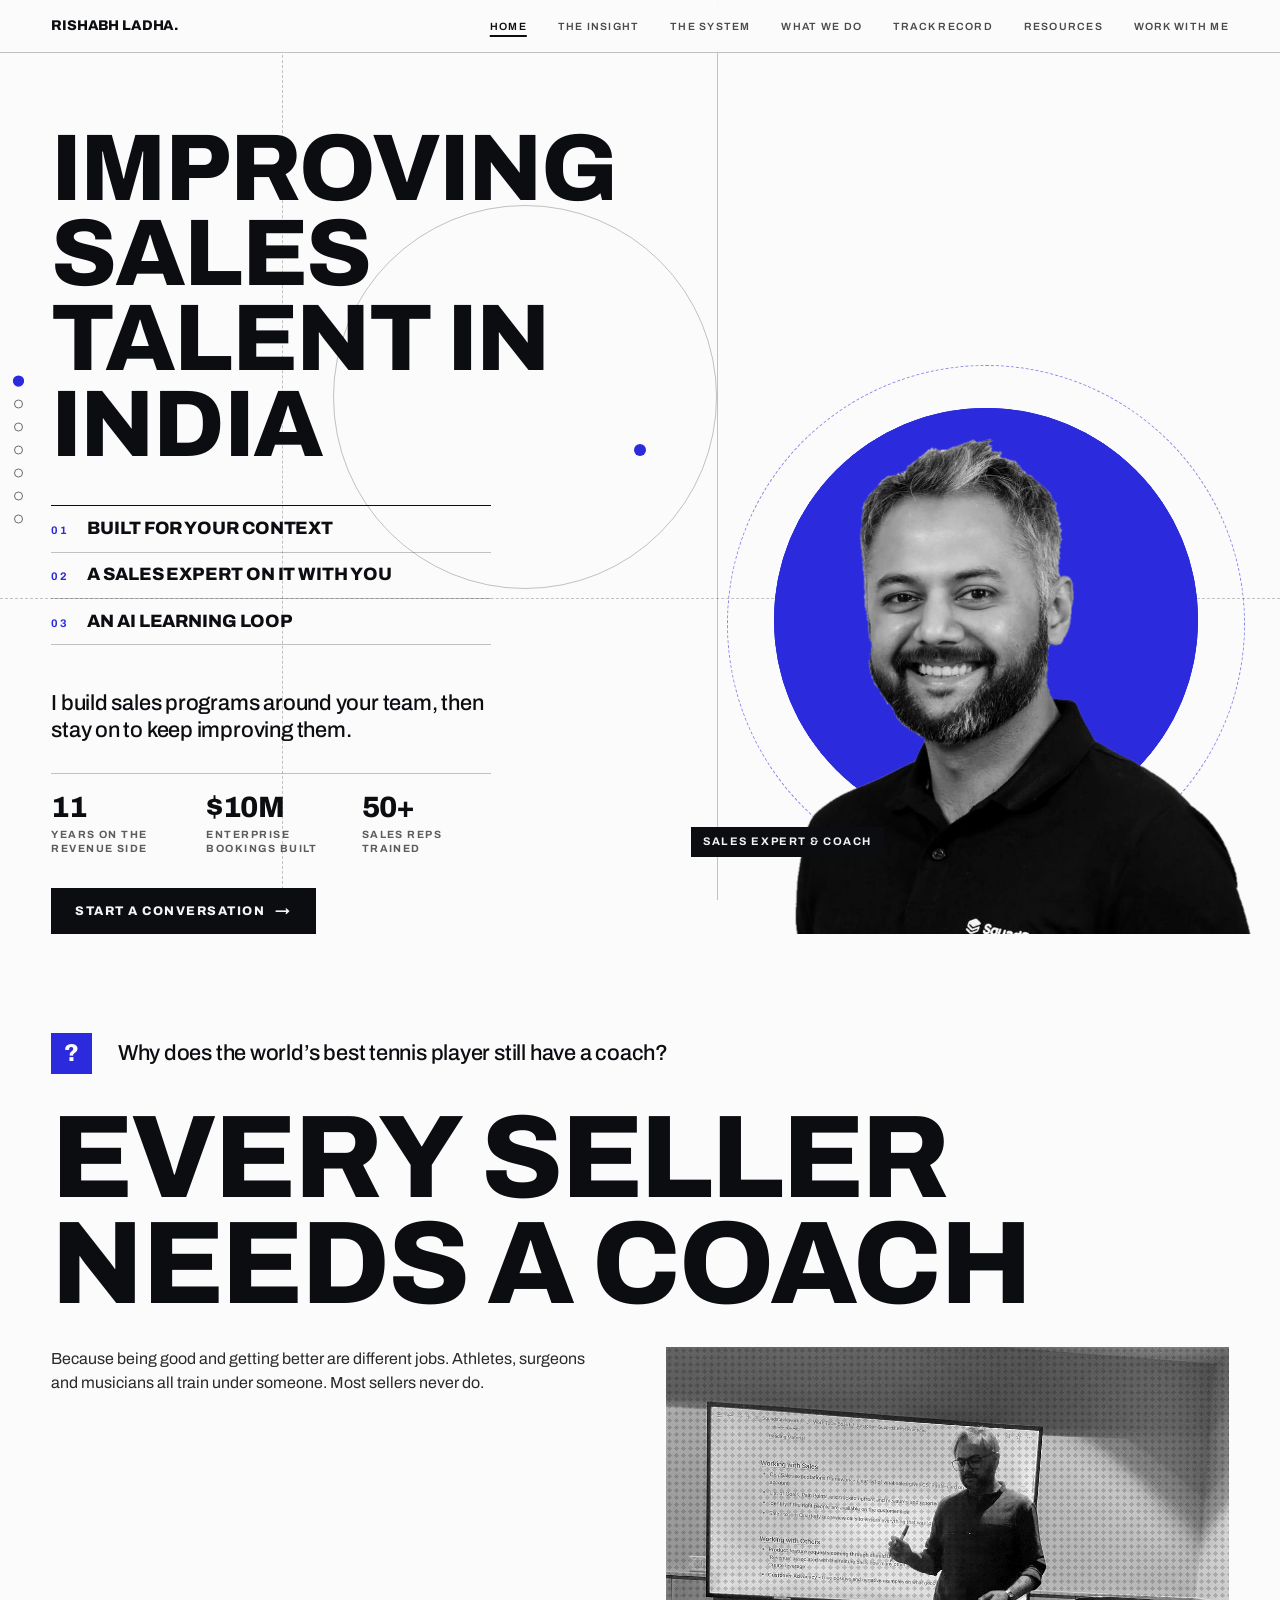
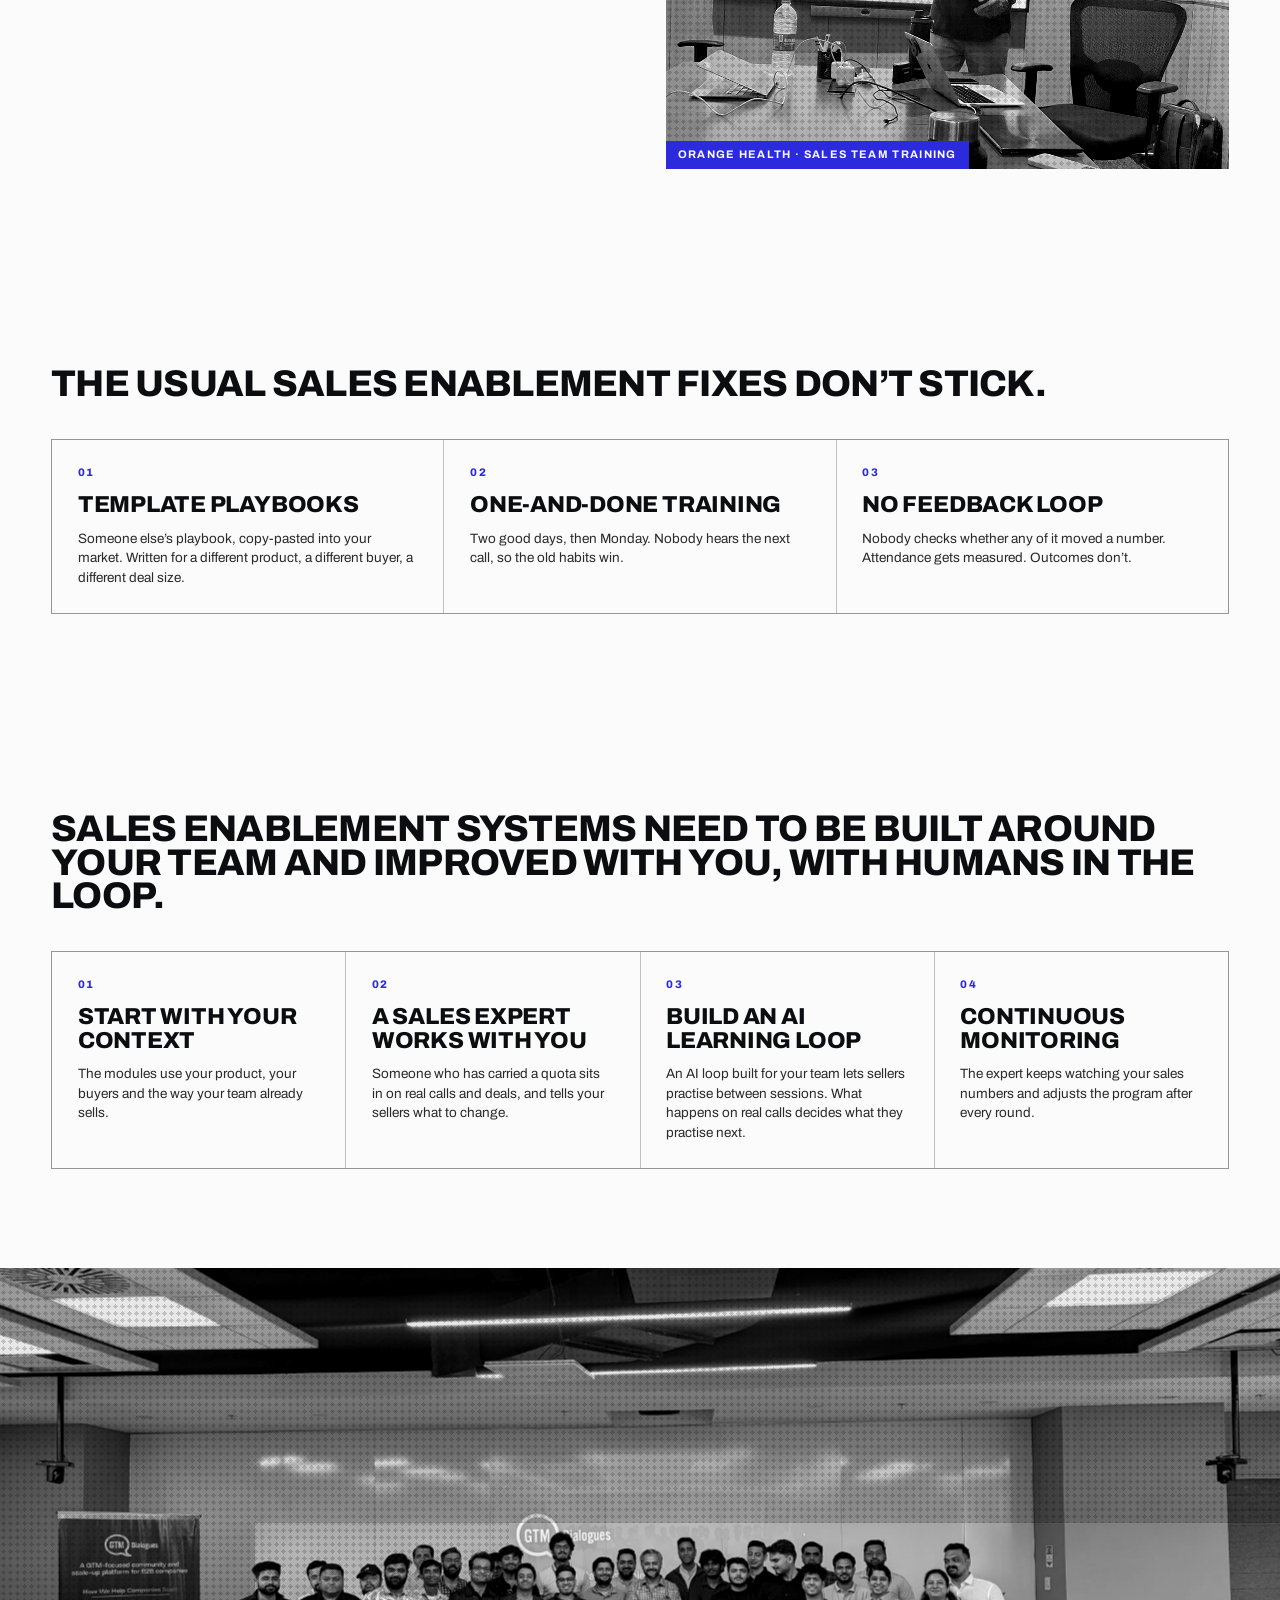
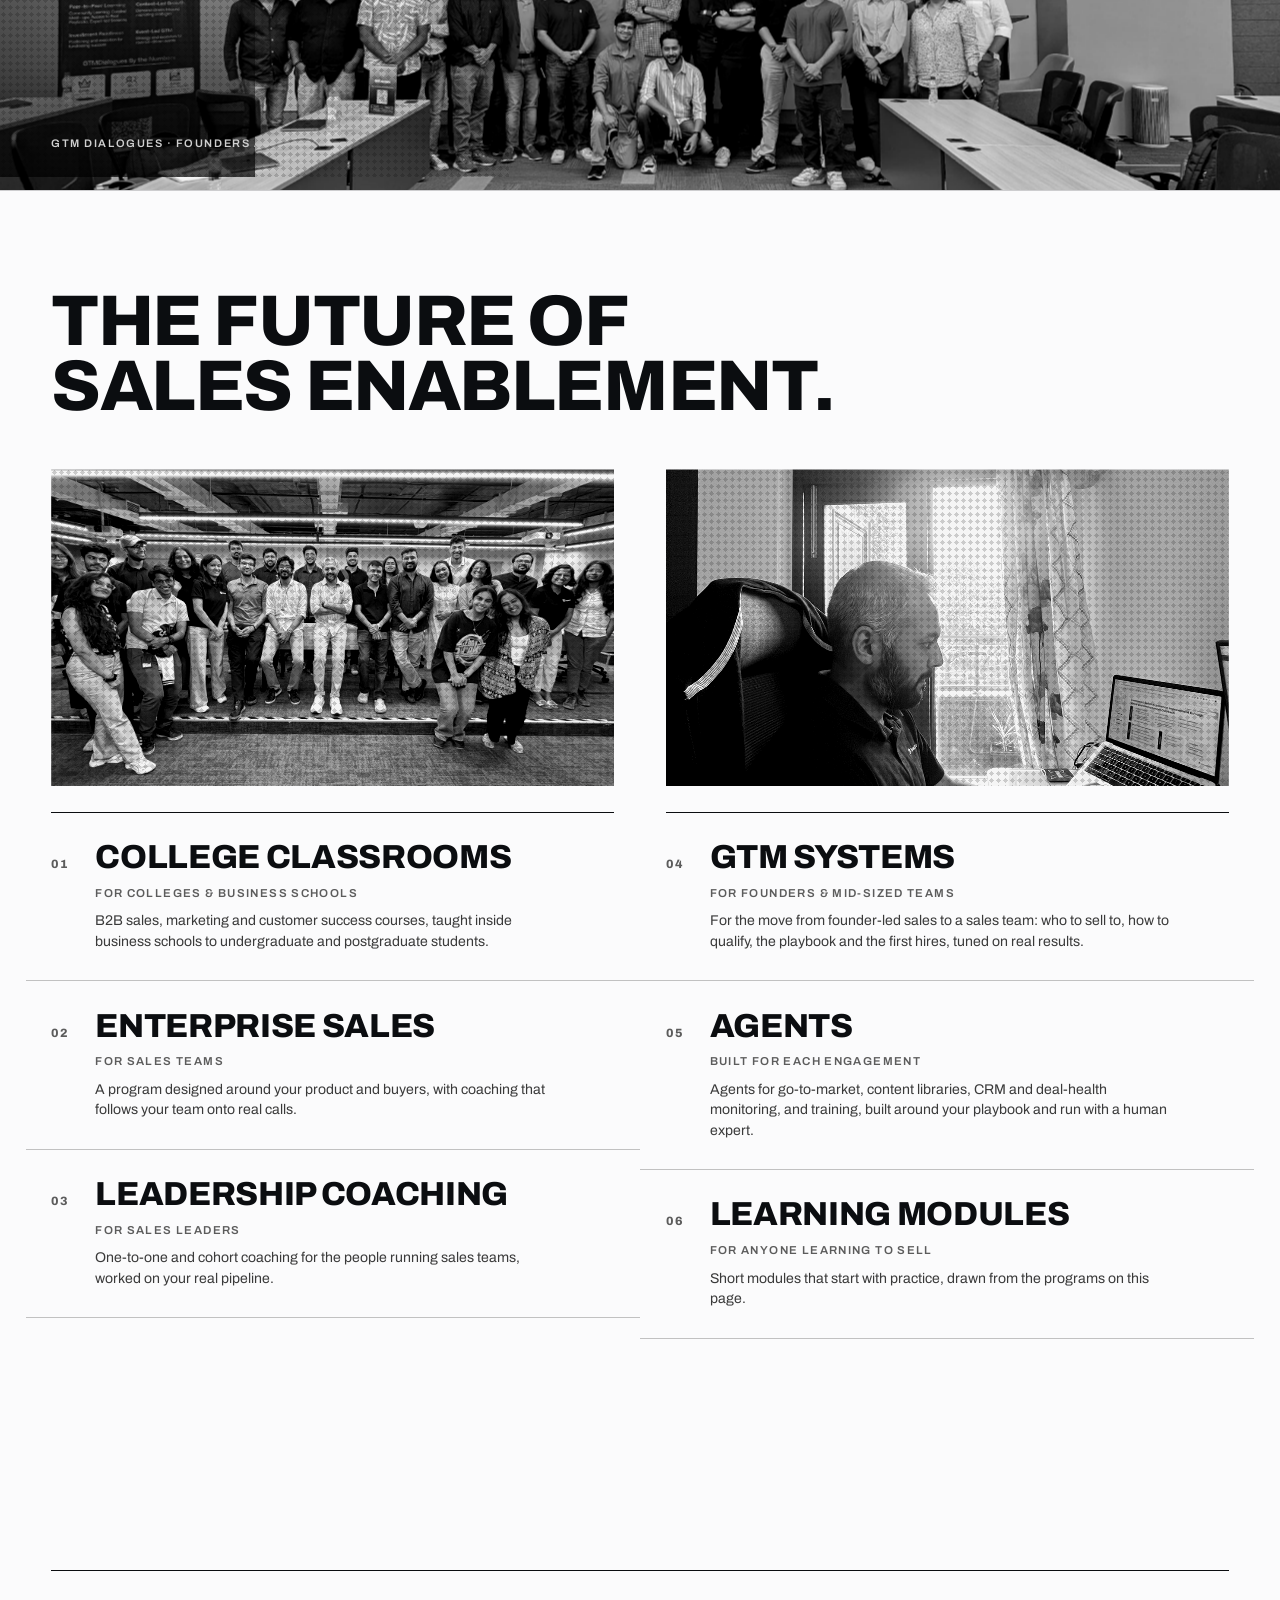
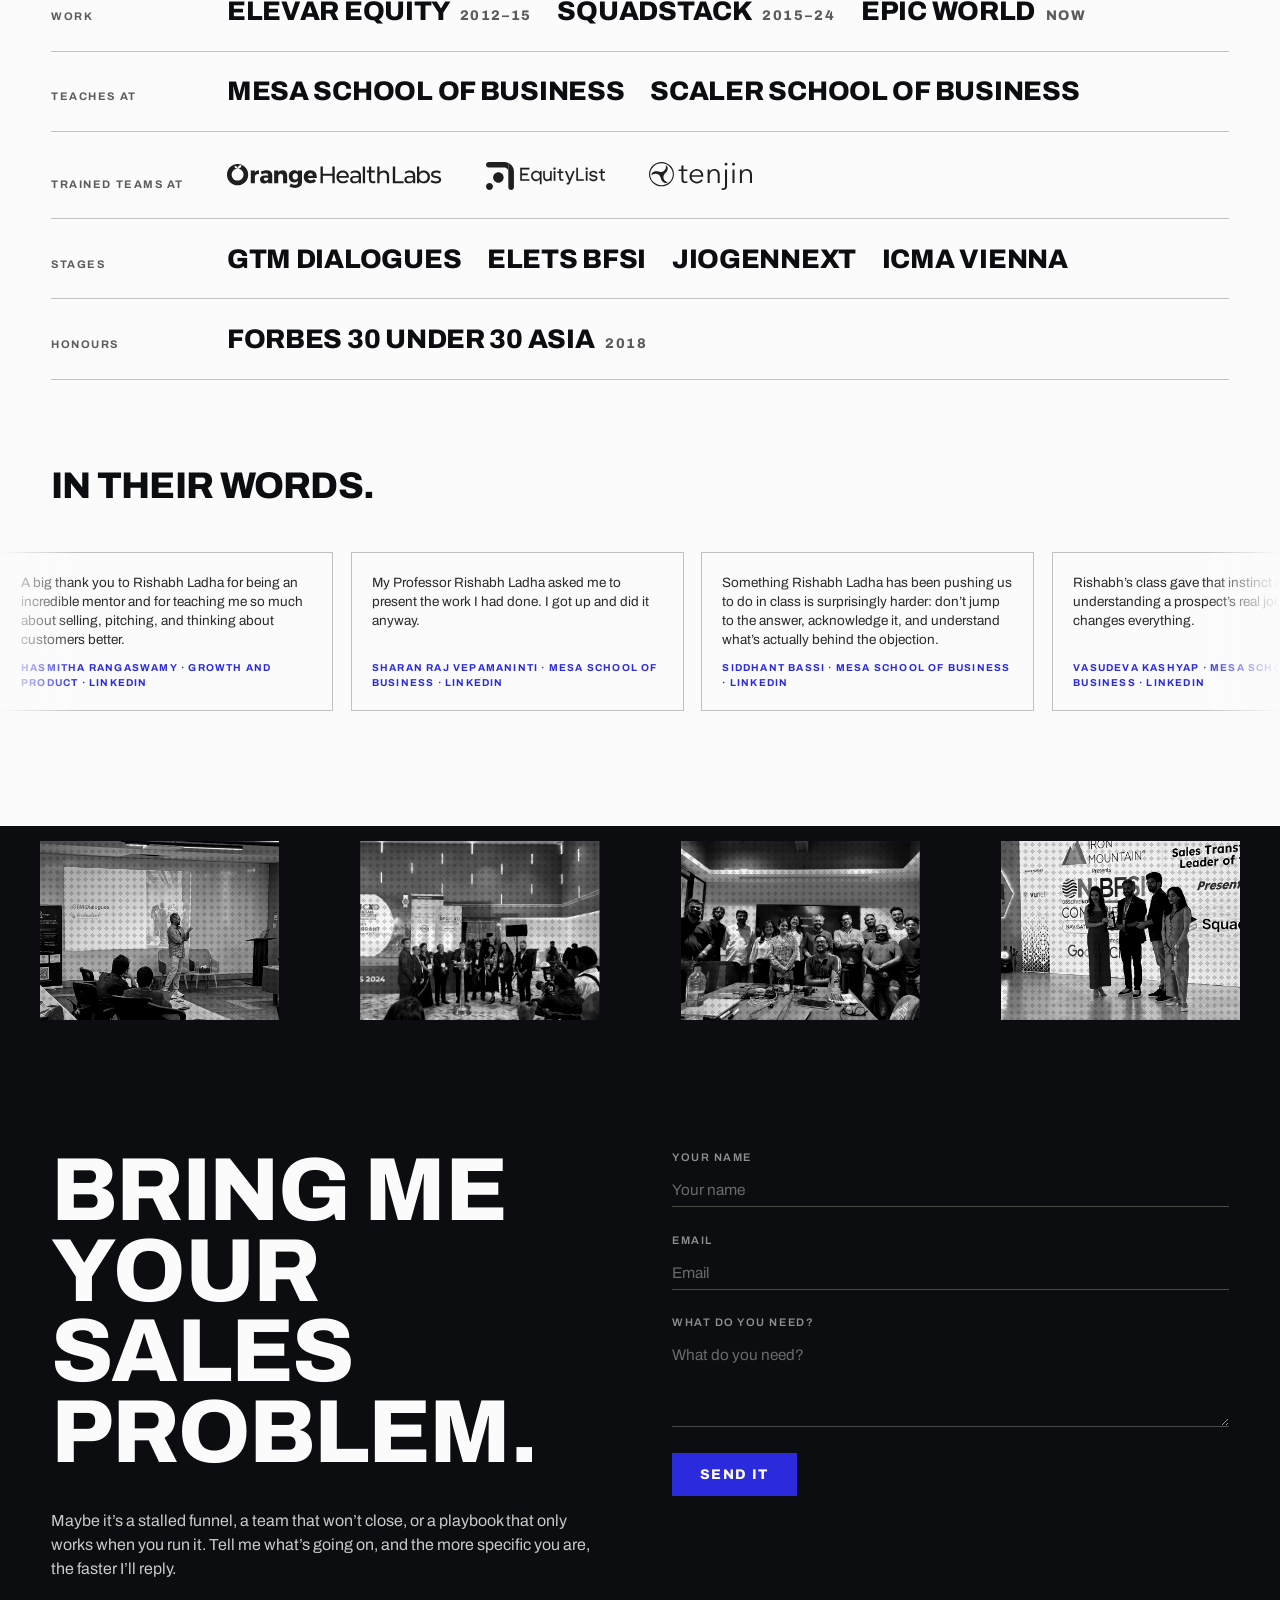
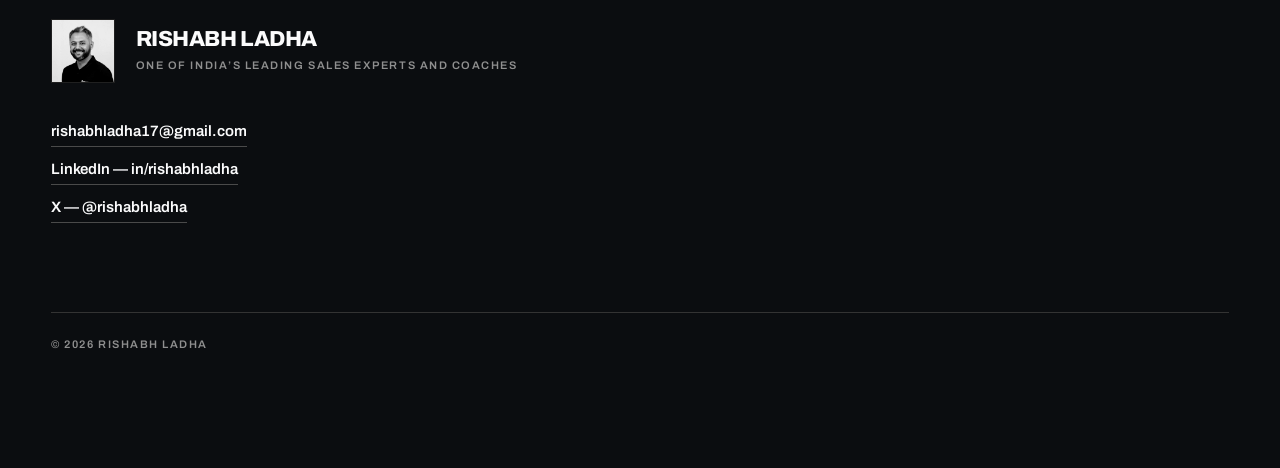
<file: index.html>
<!DOCTYPE html>
<html lang="en"><head>
<meta charset="UTF-8">
<meta name="viewport" content="width=device-width, initial-scale=1.0">
<title>Rishabh Ladha</title>
<meta name="description" content="Rishabh Ladha builds sales programs around your team, with an AI learning loop and a sales expert who keeps improving them. Co-founder of SquadStack; teaches B2B Sales at Mesa and Scaler.">
<meta property="og:title" content="Rishabh Ladha — Sales Expert &amp; Coach">
<meta property="og:description" content="Rishabh Ladha builds sales programs around your team, with an AI learning loop and a sales expert who keeps improving them. Co-founder of SquadStack; teaches B2B Sales at Mesa and Scaler.">
<meta property="og:image" content="https://rishabhladha.com/assets/images/rishabh-portrait.jpg">
<meta property="og:type" content="website">
<link rel="canonical" href="https://rishabhladha.com/">
<link rel="icon" type="image/svg+xml" href="favicon.svg">
<link rel="preconnect" href="https://fonts.googleapis.com"><link rel="preconnect" href="https://fonts.gstatic.com" crossorigin>
<link href="https://fonts.googleapis.com/css2?family=Archivo:wght@400;600;800&amp;display=swap" rel="stylesheet">
<link rel="stylesheet" href="styles/site.css">
<script type="application/ld+json">
{"@context":"https://schema.org","@type":"Person","name":"Rishabh Ladha","url":"https://rishabhladha.com/","image":"https://rishabhladha.com/assets/images/rishabh-portrait.jpg","jobTitle":"Sales Expert, Coach & Educator","description":"Sales expert and coach. Co-founder of SquadStack, Head of GTM at EPIC World, sales educator at Mesa School of Business and Scaler.","worksFor":{"@type":"Organization","name":"EPIC World"},"email":"mailto:rishabhladha17@gmail.com","sameAs":["https://in.linkedin.com/in/rishabhladha","https://x.com/rishabhladha"]}
</script>
</head><body>
<div class="vrule"></div>
<nav class="nav"><div class="nav__in">
<a href="#home" class="nav__mark" data-cursor="Top">Rishabh Ladha.</a>
<div class="nav__links">
<a href="#home">Home</a>
<a href="#insight">The insight</a>
<a href="#system">The system</a>
<a href="#what-we-do">What we do</a>
<a href="#work">Track record</a>
<a href="resources/">Resources</a>
<a href="#contact">Work with me</a>
</div>
</div></nav>
<div class="rail" aria-label="Chapters"></div>

<main>

<!-- ================= HERO ================= -->
<section class="hero" id="home" data-chapter="Home" data-screen-label="Hero — statement">
<div class="bp" aria-hidden="true">
<i class="dash-v" style="left:22%"></i>
<i class="dash-h" style="top:64%"></i>
<i class="circ" style="left:26%;top:22%;width:clamp(180px,30vw,460px);aspect-ratio:1"></i>
</div>
<div class="stage" aria-hidden="true">
<span class="halo"></span>
<span class="halo__ring"></span><span class="halo__ring halo__ring--2"></span>
<span class="halo__dash"></span>
<img class="stage__img" src="assets/images/portrait-cutout.png" alt="" width="884" height="822">
<span class="stage__tag">Sales expert &amp; coach</span>
</div>

<div class="shell hero__grid">
<div>
<h1 class="stmt stmt-xl" data-words>Improving sales talent in India</h1>
<ol class="chain" data-stagger>
<li><span>01</span>Built for your context</li>
<li><span>02</span>A sales expert on it with you</li>
<li><span>03</span>An AI learning loop</li>
</ol>
<div class="hero__belief" data-rise>
<p class="hero__lead">I build sales programs around your team, then stay on to keep improving them.</p>
<ul class="creds">
<li><b>Years on the revenue side</b>11</li>
<li><b>Enterprise bookings built</b>$10M</li>
<li><b>Sales reps trained</b>50+</li>
</ul>
<a class="cta" href="#contact" data-cursor="Write">Start a conversation <span>&rarr;</span></a>
</div>
</div>
</div>
</section>

<!-- ================= 01 THE INSIGHT ================= -->
<section class="shell chapter" id="insight" data-chapter="The insight" data-screen-label="Insight">
<div style="display:flex;gap:clamp(14px,2vw,28px);align-items:center" data-rise>
<span class="glyph" aria-hidden="true">?</span>
<p class="hero__lead">Why does the world&rsquo;s best tennis player still have a coach?</p>
</div>
<h2 class="stmt stmt-xl" style="margin-top:clamp(18px,2.4vw,32px)" data-words>Every seller needs a coach</h2>
<div class="split">
<p class="copy copy--wide" data-rise>Because being good and getting better are different jobs. Athletes, surgeons and musicians all train under someone. Most sellers never do.</p>
<figure class="shot split__shot"><img src="assets/images/orange-health-training.jpg" alt="Rishabh Ladha coaching the Orange Health sales team" loading="lazy" style="object-position:50% 36%"><figcaption>Orange Health &middot; Sales team training</figcaption></figure>
</div>
</section>

<!-- ================= 02 THE ALTERNATIVES ================= -->
<section class="shell chapter" id="alternatives" data-chapter="The usual fixes" data-screen-label="Alternatives">
<h2 class="stmt stmt-md" data-words>The usual sales enablement fixes don&rsquo;t stick.</h2>
<div class="phases phases--3" data-stagger>
<div class="phase"><span class="phase__n">01</span><h3>Template playbooks</h3><p>Someone else&rsquo;s playbook, copy-pasted into your market. Written for a different product, a different buyer, a different deal size.</p></div>
<div class="phase"><span class="phase__n">02</span><h3>One-and-done training</h3><p>Two good days, then Monday. Nobody hears the next call, so the old habits win.</p></div>
<div class="phase"><span class="phase__n">03</span><h3>No feedback loop</h3><p>Nobody checks whether any of it moved a number. Attendance gets measured. Outcomes don&rsquo;t.</p></div>
</div>
</section>

<!-- ================= 03 THE SYSTEM (ideal outcome) ================= -->
<section class="shell chapter" id="system" data-chapter="The system" data-screen-label="The system">
<h2 class="stmt stmt-md" data-words>Sales enablement systems need to be built around your team and improved with you, with humans in the loop.</h2>
<!-- The AI learning loop is built for each company inside an engagement. It is not a standalone product. -->
<div class="phases" data-stagger>
<div class="phase"><span class="phase__n">01</span><h3>Start with your context</h3><p>The modules use your product, your buyers and the way your team already sells.</p></div>
<div class="phase"><span class="phase__n">02</span><h3>A sales expert works with you</h3><p>Someone who has carried a quota sits in on real calls and deals, and tells your sellers what to change.</p></div>
<div class="phase"><span class="phase__n">03</span><h3>Build an AI learning loop</h3><p>An AI loop built for your team lets sellers practise between sessions. What happens on real calls decides what they practise next.</p></div>
<div class="phase"><span class="phase__n">04</span><h3>Continuous monitoring</h3><p>The expert keeps watching your sales numbers and adjusts the program after every round.</p></div>
</div>
</section>

<figure class="interlude shot" data-screen-label="Interlude — room">
<img src="assets/images/gtmdialogues-room.jpg" data-zoom="0.06" alt="The full room of founders and operators at a GTM Dialogues session with Rishabh Ladha" loading="lazy">
<div class="shot__over">
<span class="note">GTM Dialogues &middot; Founders and revenue operators</span>
</div>
</figure>

<!-- ================= 04 WHAT WE DO (solution) ================= -->
<section class="shell chapter" id="what-we-do" data-chapter="What we do" data-screen-label="What we do">
<h2 class="stmt stmt-lg" data-words>The future of<br>sales enablement.</h2>
<!-- All six offerings are live (each is a consulting engagement; the page doesn't need to say so).
     Two columns: human-led (01–03) | systems + human-led (04–06); the group captions were removed by the owner 2026-09-26. Every AI mention carries its human expert. -->
<div class="offer">
<div>
<figure class="shot offer__shot"><img src="assets/images/class-group.jpg" alt="Rishabh Ladha with a class of students after a sales session" loading="lazy"></figure>
<div class="rows">
<a class="row" href="#contact" data-cursor="Ask" data-rise>
<div class="row__t"><span class="row__n">01</span><div><span class="row__h">College classrooms</span><p class="row__m">For colleges &amp; business schools</p><p class="row__a">B2B sales, marketing and customer success courses, taught inside business schools to undergraduate and postgraduate students.</p></div></div>
</a>
<a class="row" href="#contact" data-cursor="Ask" data-rise>
<div class="row__t"><span class="row__n">02</span><div><span class="row__h">Enterprise sales</span><p class="row__m">For sales teams</p><p class="row__a">A program designed around your product and buyers, with coaching that follows your team onto real calls.</p></div></div>
</a>
<a class="row" href="#contact" data-cursor="Ask" data-rise>
<div class="row__t"><span class="row__n">03</span><div><span class="row__h">Leadership coaching</span><p class="row__m">For sales leaders</p><p class="row__a">One-to-one and cohort coaching for the people running sales teams, worked on your real pipeline.</p></div></div>
</a>
</div>
</div>
<div>
<figure class="shot offer__shot"><img src="assets/images/rishabh-at-work.jpg" alt="Rishabh Ladha at his desk, working on a sales deck" loading="lazy" style="object-position:50% 52%"></figure>
<div class="rows">
<a class="row" href="#contact" data-cursor="Ask" data-rise>
<div class="row__t"><span class="row__n">04</span><div><span class="row__h">GTM systems</span><p class="row__m">For founders &amp; mid-sized teams</p><p class="row__a">For the move from founder-led sales to a sales team: who to sell to, how to qualify, the playbook and the first hires, tuned on real results.</p></div></div>
</a>
<a class="row" href="#contact" data-cursor="Ask" data-rise>
<div class="row__t"><span class="row__n">05</span><div><span class="row__h">Agents</span><p class="row__m">Built for each engagement</p><p class="row__a">Agents for go-to-market, content libraries, CRM and deal-health monitoring, and training, built around your playbook and run with a human expert.</p></div></div>
</a>
<a class="row" href="#contact" data-cursor="Ask" data-rise>
<div class="row__t"><span class="row__n">06</span><div><span class="row__h">Learning modules</span><p class="row__m">For anyone learning to sell</p><p class="row__a">Short modules that start with practice, drawn from the programs on this page.</p></div></div>
</a>
</div>
</div>
</div>
</section>

<!-- ================= 05 TRACK RECORD (worked with + client logos + testimonials) ================= -->
<section class="chapter" id="work" data-chapter="Track record" data-screen-label="Track record">
<div class="shell">
<div class="roster" data-stagger>
<div class="roster__row"><span class="roster__k">Work</span><div class="roster__v"><b>Elevar Equity <span>2012&ndash;15</span></b><b>SquadStack <span>2015&ndash;24</span></b><b>EPIC World <span>now</span></b></div></div>
<div class="roster__row"><span class="roster__k">Teaches at</span><div class="roster__v"><b>Mesa School of Business</b><b>Scaler School of Business</b></div></div>
<!-- Client logos are each company's own file from its website (saved 2026-09-23), shown in black. -->
<div class="roster__row"><span class="roster__k">Trained teams at</span><div class="roster__v logos"><img src="assets/images/logos/orange-health.svg" alt="Orange Health" width="234" height="26" style="--h:.85"><img src="assets/images/logos/equitylist.svg" alt="EquityList" width="1318" height="310"><img src="assets/images/logos/tenjin.svg" alt="Tenjin" width="110" height="30"></div></div>
<div class="roster__row"><span class="roster__k">Stages</span><div class="roster__v"><b>GTM Dialogues</b><b>Elets BFSI</b><b>JioGenNext</b><b>ICMA Vienna</b></div></div>
<div class="roster__row"><span class="roster__k">Honours</span><div class="roster__v"><b>Forbes 30 Under 30 Asia <span>2018</span></b></div></div>
</div>
<!-- [PASTE later: 2–3 quotes from founders or sales leaders. All six below are Mesa-classroom voices.] -->
<h2 class="stmt stmt-md" style="margin-top:clamp(56px,7vw,104px)" data-words>In their words.</h2>
</div>
<div class="ticker" style="margin-top:clamp(20px,2.6vw,34px)"><div class="ticker__t">
<article class="said"><p>A big thank you to Rishabh Ladha for being an incredible mentor and for teaching me so much about selling, pitching, and thinking about customers better.</p><span class="said__src"><a href="https://www.linkedin.com/feed/update/urn:li:activity:7506620541953441792/" target="_blank" rel="noopener" data-cursor="Open">Hasmitha Rangaswamy &middot; Growth and Product &middot; LinkedIn</a></span></article>
<article class="said"><p>My Professor Rishabh Ladha asked me to present the work I had done. I got up and did it anyway.</p><span class="said__src"><a href="https://www.linkedin.com/feed/update/urn:li:activity:7504199630004404225/" target="_blank" rel="noopener" data-cursor="Open">Sharan Raj Vepamaninti &middot; Mesa School of Business &middot; LinkedIn</a></span></article>
<article class="said"><p>Something Rishabh Ladha has been pushing us to do in class is surprisingly harder: don&rsquo;t jump to the answer, acknowledge it, and understand what&rsquo;s actually behind the objection.</p><span class="said__src"><a href="https://www.linkedin.com/feed/update/urn:li:activity:7506899527732314112/" target="_blank" rel="noopener" data-cursor="Open">Siddhant Bassi &middot; Mesa School of Business &middot; LinkedIn</a></span></article>
<article class="said"><p>Rishabh&rsquo;s class gave that instinct a name today: understanding a prospect&rsquo;s real job to be done changes everything.</p><span class="said__src"><a href="https://www.linkedin.com/feed/update/urn:li:activity:7506899368541622272/" target="_blank" rel="noopener" data-cursor="Open">Vasudeva Kashyap &middot; Mesa School of Business &middot; LinkedIn</a></span></article>
<article class="said"><p>Rishabh Ladha pushed us to look beyond just using AI and think about the sales problem first.</p><span class="said__src"><a href="https://www.linkedin.com/feed/update/urn:li:activity:7506899933220945920/" target="_blank" rel="noopener" data-cursor="Open">Durgesh Panchal &middot; Mesa School of Business &middot; LinkedIn</a></span></article>
<article class="said"><p>Sales from Prof. Rishabh Ladha &mdash; as real as it gets in the field.</p><span class="said__src"><a href="https://www.linkedin.com/feed/update/urn:li:activity:7504377107314204672/" target="_blank" rel="noopener" data-cursor="Open">Aritra Mukherjee &middot; Mesa School of Business &middot; LinkedIn</a></span></article>
<article class="said"><p>A big thank you to Rishabh Ladha for being an incredible mentor and for teaching me so much about selling, pitching, and thinking about customers better.</p><span class="said__src"><a href="https://www.linkedin.com/feed/update/urn:li:activity:7506620541953441792/" target="_blank" rel="noopener" data-cursor="Open">Hasmitha Rangaswamy &middot; Growth and Product &middot; LinkedIn</a></span></article>
<article class="said"><p>My Professor Rishabh Ladha asked me to present the work I had done. I got up and did it anyway.</p><span class="said__src"><a href="https://www.linkedin.com/feed/update/urn:li:activity:7504199630004404225/" target="_blank" rel="noopener" data-cursor="Open">Sharan Raj Vepamaninti &middot; Mesa School of Business &middot; LinkedIn</a></span></article>
<article class="said"><p>Something Rishabh Ladha has been pushing us to do in class is surprisingly harder: don&rsquo;t jump to the answer, acknowledge it, and understand what&rsquo;s actually behind the objection.</p><span class="said__src"><a href="https://www.linkedin.com/feed/update/urn:li:activity:7506899527732314112/" target="_blank" rel="noopener" data-cursor="Open">Siddhant Bassi &middot; Mesa School of Business &middot; LinkedIn</a></span></article>
<article class="said"><p>Rishabh&rsquo;s class gave that instinct a name today: understanding a prospect&rsquo;s real job to be done changes everything.</p><span class="said__src"><a href="https://www.linkedin.com/feed/update/urn:li:activity:7506899368541622272/" target="_blank" rel="noopener" data-cursor="Open">Vasudeva Kashyap &middot; Mesa School of Business &middot; LinkedIn</a></span></article>
<article class="said"><p>Rishabh Ladha pushed us to look beyond just using AI and think about the sales problem first.</p><span class="said__src"><a href="https://www.linkedin.com/feed/update/urn:li:activity:7506899933220945920/" target="_blank" rel="noopener" data-cursor="Open">Durgesh Panchal &middot; Mesa School of Business &middot; LinkedIn</a></span></article>
<article class="said"><p>Sales from Prof. Rishabh Ladha &mdash; as real as it gets in the field.</p><span class="said__src"><a href="https://www.linkedin.com/feed/update/urn:li:activity:7504377107314204672/" target="_blank" rel="noopener" data-cursor="Open">Aritra Mukherjee &middot; Mesa School of Business &middot; LinkedIn</a></span></article>
</div></div>
</section>

<!-- ================= PHOTO STRIP ================= -->
<div class="strip" aria-hidden="true">
<figure class="shot" style="--i:0"><img src="assets/images/gtmdialogues-talk.jpg" alt="" loading="lazy"></figure>
<figure class="shot" style="--i:1"><img src="assets/images/keynote-bfsi-cxo.jpg" alt="" loading="lazy"></figure>
<figure class="shot" style="--i:2"><img src="assets/images/orange-health-team.jpg" alt="" loading="lazy"></figure>
<figure class="shot" style="--i:3"><img src="assets/images/award-onbfsi.jpg" alt="" loading="lazy"></figure>
</div>

</main>


<!-- ================= 06 WORK WITH ME (About + Contact, merged) ================= -->
<section class="end" id="contact" data-chapter="Work with me" data-screen-label="Work with me">
<div class="end__grid">
<div>
<h2 class="stmt end__ask" data-words>Bring me<br>your sales<br>problem.</h2>
<p class="copy copy--wide" style="color:#c9c9c9;margin-top:clamp(20px,3vw,36px)" data-rise>Maybe it&rsquo;s a stalled funnel, a team that won&rsquo;t close, or a playbook that only works when you run it. Tell me what&rsquo;s going on, and the more specific you are, the faster I&rsquo;ll reply.</p>
<div class="sig" data-rise>
<img class="hero__thumb" src="assets/images/rishabh-portrait.jpg" alt="Rishabh Ladha" width="884" height="822">
<div><p class="stmt stmt-sm">Rishabh Ladha</p><p class="note">One of India&rsquo;s leading sales experts and coaches</p></div>
</div>
<div class="direct" data-stagger>
<a href="mailto:rishabhladha17@gmail.com" data-cursor="Write">rishabhladha17@gmail.com</a>
<a href="https://in.linkedin.com/in/rishabhladha" target="_blank" rel="noopener" data-cursor="Open">LinkedIn &mdash; in/rishabhladha</a>
<a href="https://x.com/rishabhladha" target="_blank" rel="noopener" data-cursor="Open">X &mdash; @rishabhladha</a>
</div>
</div>
<!-- Form backend: FormSubmit.co. One-time activation: on the first submission,
     FormSubmit emails rishabhladha17@gmail.com a confirmation link — Rishabh must
     click it once, after which submissions are delivered to his inbox. -->
<form class="form" action="https://formsubmit.co/rishabhladha17@gmail.com" method="POST" data-rise>
<!-- After sending, FormSubmit returns people here; motion.js swaps the form for the note below. -->
<input type="hidden" name="_next" value="https://rishabhladha.com/?sent=1#contact">
<p class="form__sent" data-sent-note="sent" hidden><b>Thanks, your message is on its way.</b> I&rsquo;ll reply soon.</p>
<div class="f"><label for="name">Your name</label><input id="name" type="text" name="name" placeholder="Your name" required></div>
<div class="f"><label for="email">Email</label><input id="email" type="email" name="email" placeholder="Email" required></div>
<div class="f"><label for="message">What do you need?</label><textarea id="message" name="message" placeholder="What do you need?" required></textarea></div>
<input type="text" name="_honey" style="display:none" tabindex="-1" autocomplete="off">
<button type="submit" data-cursor="Send">Send it</button>
</form>
</div>
<div class="foot">
<span class="note">© 2026 Rishabh Ladha</span>
</div>
</section>

<script src="js/motion.js"></script>
</body></html>
</file>
<file: styles/site.css>
/* Rishabh Ladha — statement register.
   One-page long-scroll design. Archivo only, one accent (cobalt). */
:root{
  --font-grotesque:'Archivo','Helvetica Neue',Arial,sans-serif;
  --statement-quiet:#8a8a8a;
  --paper:#fbfbfc;
  --paper-sunk:#f2f3f6;
  --black:#0b0d10;
  --quiet:#5c5c5c;
  --quiet-dec:var(--statement-quiet);
  --rule:rgba(10,10,10,.24);
  --acid:#2b2bdd;
  --on-acid:#faf9f7;
  --acid-lit:#8aa7ff;
  --gut:clamp(20px,4vw,64px);
  --split:54%;
  --ease:cubic-bezier(.16,1,.3,1);
}
*{box-sizing:border-box}
html{-webkit-text-size-adjust:100%;scroll-behavior:smooth}
body{margin:0;background:var(--paper);color:var(--black);font-family:var(--font-grotesque);font-size:clamp(15px,1.15vw,17px);line-height:1.45;overflow-x:hidden}
img{display:block;max-width:100%}
h1,h2,h3,p{margin:0}
ul{margin:0;padding:0;list-style:none}
a{color:inherit;text-decoration:none}
a:focus-visible,button:focus-visible,input:focus-visible,textarea:focus-visible{outline:2px solid var(--acid);outline-offset:3px}
::selection{background:var(--acid);color:var(--on-acid)}

/* ---- type ---- */
.stmt{font-weight:800;text-transform:uppercase;letter-spacing:-.02em;line-height:.9}
.stmt-xl{font-size:clamp(48px,9.2vw,148px)}
.stmt-lg{font-size:clamp(34px,5.6vw,86px)}
.stmt-md{font-size:clamp(24px,2.9vw,44px)}
.stmt-sm{font-size:clamp(18px,1.7vw,26px);line-height:1.05}
.note{font-size:clamp(11px,.85vw,13px);font-weight:600;letter-spacing:.14em;text-transform:uppercase;color:var(--quiet)}
.lead{font-size:clamp(20px,2.4vw,34px);line-height:1.22;font-weight:400;max-width:24ch}
.copy{font-size:clamp(16px,1.25vw,19px);line-height:1.5;max-width:44ch;color:#2a2a2a}
.copy--wide{max-width:60ch}
.dim{color:var(--quiet)}
.brk::before{content:'[ '}
.brk::after{content:' ]'}

/* ---- shell ---- */
.shell{position:relative;max-width:1680px;margin:0 auto;padding-inline:var(--gut)}
.vrule{position:fixed;top:0;bottom:0;left:calc(var(--split) + var(--gut)/2);width:0;border-left:1px solid var(--rule);z-index:1;pointer-events:none}
@media(max-width:899px){.vrule{display:none}}
.chapter{position:relative;z-index:2;padding-block:clamp(72px,11vh,148px)}
.chapter-head{display:flex;align-items:baseline;gap:20px;margin-bottom:clamp(28px,4vw,56px)}
.chapter-head .num{font-weight:800;font-size:clamp(11px,.85vw,13px);letter-spacing:.14em;color:var(--acid)}
.chapter-head .note{color:var(--acid)}
.num--b,.num--c{color:var(--acid)}

/* ---- nav ---- */
.nav{position:fixed;inset:0 0 auto;z-index:40;background:color-mix(in srgb,var(--paper) 88%,transparent);backdrop-filter:blur(10px)}
.nav__in{display:flex;align-items:center;justify-content:space-between;gap:24px;padding:16px var(--gut);border-bottom:1px solid var(--rule)}
.nav__mark{font-weight:800;text-transform:uppercase;letter-spacing:-.01em;font-size:clamp(14px,1.1vw,17px)}
.nav__links{display:flex;gap:clamp(14px,2.4vw,44px)}
.nav__links a{font-size:clamp(10.5px,.8vw,13px);font-weight:600;letter-spacing:.12em;text-transform:uppercase;color:#4a4a4a;transition:color .2s var(--ease)}
.nav__links a:hover,.nav__links a.is-on{color:var(--black)}
.nav__links a.is-on{text-decoration:underline;text-underline-offset:5px;text-decoration-thickness:2px}
@media(max-width:560px){.nav__links{gap:12px}.nav__links a:nth-child(n+5){display:none}}

/* ---- dot rail ---- */
.rail{position:fixed;left:14px;top:50%;transform:translateY(-50%);z-index:35;display:flex;flex-direction:column;gap:14px}
.rail button{width:9px;height:9px;padding:0;border:1px solid #6a6a6a;border-radius:50%;background:none;cursor:pointer;position:relative;transition:background .25s var(--ease),border-color .25s var(--ease),transform .25s var(--ease)}
.rail button:hover{transform:scale(1.3)}
.rail button[aria-current=true]{background:var(--rail-hue,var(--acid));border-color:var(--rail-hue,var(--acid));transform:scale(1.25)}
.rail button span{position:absolute;left:18px;top:50%;translate:0 -50%;white-space:nowrap;font-size:10px;font-weight:600;letter-spacing:.12em;text-transform:uppercase;color:var(--black);opacity:0;pointer-events:none;transition:opacity .2s var(--ease)}
.rail button:hover span{opacity:1}
@media(max-width:899px){.rail{display:none}}

/* ---- hero ---- */
.hero{position:relative;min-height:92svh;padding-top:clamp(96px,14vh,150px);overflow:hidden}
.hero__grid{position:relative;z-index:3;display:grid;grid-template-columns:minmax(0,var(--split)) minmax(0,1fr);gap:clamp(24px,4vw,72px)}
.hero__intro{display:flex;gap:clamp(16px,2vw,32px);align-items:flex-start}
.hero__thumb{width:clamp(88px,9vw,132px);height:auto;aspect-ratio:1;object-fit:cover;object-position:50% 18%;flex:none;filter:grayscale(1) contrast(1.25);border:1px solid var(--rule)}
.hero__copy{display:flex;flex-direction:column;gap:clamp(14px,1.6vw,22px)}
.hero__asides{grid-column:1;display:flex;flex-direction:column;align-items:flex-end;gap:8px;margin-top:clamp(28px,6vh,72px);text-align:right}
.reg{width:13px;height:13px;border:1px solid var(--quiet-dec);border-radius:50%;position:relative;margin-left:auto}
.reg::after{content:'';position:absolute;inset:3px;border:1px solid var(--quiet-dec);border-radius:50%}
.hero__belief{grid-column:1;margin-top:clamp(28px,5vh,56px);max-width:440px}
.hero__lead{font-size:clamp(19px,1.7vw,26px);line-height:1.25;font-weight:500;letter-spacing:-.01em;text-wrap:pretty}
/* hero proof numbers: big value, small label under it (markup keeps label first for screen readers) */
.creds{list-style:none;margin:clamp(18px,2.2vw,28px) 0 0;padding:0;display:grid;grid-template-columns:repeat(3,minmax(0,1fr));gap:14px clamp(16px,2vw,28px);border-top:1px solid var(--rule);padding-top:clamp(14px,1.6vw,20px)}
.creds li{display:flex;flex-direction:column-reverse;justify-content:flex-end;gap:6px;font-size:clamp(24px,2.3vw,34px);font-weight:800;text-transform:uppercase;letter-spacing:-.02em;line-height:.95}
.creds b{font-size:10.5px;font-weight:700;letter-spacing:.14em;line-height:1.35;text-transform:uppercase;color:var(--quiet)}
.hero__name{position:relative;z-index:3;margin-top:clamp(28px,6vh,72px);line-height:.78;white-space:nowrap;font-size:min(clamp(56px,13.6vw,224px),11vw);max-width:100%;color:var(--black)}
.hero .hero__name{max-width:var(--split);font-size:min(clamp(56px,13.6vw,224px),7.6vw);mix-blend-mode:difference;color:#f2f2f2}
@media(max-width:899px){.hero__grid{grid-template-columns:1fr}.hero__asides{align-items:flex-start;text-align:left}.reg{margin-left:0}}

/* black silhouette block */
.block{position:absolute;right:0;top:clamp(72px,13vh,200px);height:min(calc(100svh - clamp(72px,13vh,200px)),calc(100% - clamp(72px,13vh,200px)));width:min(46%,760px);background:var(--black);z-index:2;clip-path:polygon(0 18%,9% 18%,9% 6%,22% 6%,22% 0,52% 0,52% 12%,74% 12%,74% 26%,100% 26%,100% 100%,0 100%)}
.block__dots{position:absolute;inset:0;z-index:1;background-image:radial-gradient(circle,rgba(250,249,247,.22) 42%,transparent 44%);background-size:9px 9px}
.block__rule{position:absolute;left:0;right:0;top:34%;z-index:1;border-top:1px solid var(--acid)}
.block__figure{position:absolute;right:-2%;bottom:0;width:min(104%,660px);max-height:100%;z-index:2}
.block__figure img{width:100%;height:100%;object-fit:contain;object-position:50% 100%;filter:grayscale(1) contrast(1.12) brightness(1.04);-webkit-mask-image:none;mask-image:none}
.block__figure::after{display:none}
.block__figure::before{display:none}
.block__glow{position:absolute;left:0;right:0;bottom:0;height:46%;background:linear-gradient(to top,color-mix(in srgb,var(--acid) 42%,transparent),transparent);z-index:1;border-radius:0;aspect-ratio:auto;filter:none}
@media(max-width:899px){.block{position:relative;top:0;width:100%;height:62vw;min-height:300px;margin-top:32px;clip-path:polygon(0 12%,14% 12%,14% 0,60% 0,60% 16%,100% 16%,100% 100%,0 100%)}}

/* blueprint decoration */
.bp{position:absolute;inset:0;z-index:1;pointer-events:none}
.bp i{position:absolute;display:block}
.bp .dash-v{top:0;bottom:0;border-left:1px dashed var(--rule)}
.bp .dash-h{left:0;right:0;border-top:1px dashed var(--rule)}
.bp .circ{border:1px solid var(--rule);border-radius:50%}
.mark{display:none}

/* ---- hero: B&W cutout with an animated cobalt halo ---- */
.stage{position:absolute;right:0;bottom:0;z-index:2;width:min(46%,760px);aspect-ratio:884/822;pointer-events:none;animation:stageIn 1.2s var(--ease) both}
@keyframes stageIn{from{opacity:0;transform:translateY(24px)}}
.halo{position:absolute;left:14%;top:4%;width:72%;aspect-ratio:1;border-radius:50%;background:var(--acid);animation:haloBreathe 7s var(--ease) infinite alternate}
.halo__ring{position:absolute;left:14%;top:4%;width:72%;aspect-ratio:1;border-radius:50%;border:1.5px solid var(--acid);animation:haloPulse 5.6s var(--ease) infinite}
.halo__ring--2{animation-delay:2.8s}
.halo__dash{position:absolute;left:6%;top:-4%;width:88%;aspect-ratio:1;border-radius:50%;border:1.5px dashed color-mix(in srgb,var(--acid) 55%,transparent);animation:haloSpin 60s linear infinite}
.stage__img{position:absolute;inset:0;width:100%;height:100%;object-fit:contain;object-position:50% 100%;filter:grayscale(1) contrast(1.12)}
.stage__tag{position:absolute;left:0;bottom:14%;z-index:3;background:var(--black);color:#f4f4f4;padding:7px 12px;font-size:11px;font-weight:700;letter-spacing:.14em;text-transform:uppercase}
@keyframes haloBreathe{from{transform:scale(.97)}to{transform:scale(1.03)}}
@keyframes haloPulse{0%{transform:scale(1);opacity:.7}100%{transform:scale(1.32);opacity:0}}
@keyframes haloSpin{to{transform:rotate(360deg)}}
@media(prefers-reduced-motion:reduce){.halo,.halo__ring,.halo__dash{animation:none}.halo__ring{opacity:0}}
@media(min-width:900px){.hero .stmt-xl{font-size:clamp(40px,7.4vw,150px)}}
@media(min-width:900px) and (max-width:1200px){.stage{width:40%}}
@media(max-width:899px){.stage{position:relative;height:auto;width:100%;max-width:520px;margin:32px auto 0}}
@keyframes drift{from{transform:scale(1.02) translate3d(0,0,0)}to{transform:scale(1.1) translate3d(-2%,-2%,0)}}
@keyframes dots{to{background-position:14px 14px}}
@media(prefers-reduced-motion:reduce){.stage img,.stage::after{animation:none}}

/* ---- photo strip (static — no ticker) ---- */
.strip{display:grid;grid-template-columns:repeat(4,minmax(0,1fr));gap:1px;background:var(--black)}
.strip .shot{aspect-ratio:4/3}
@media(max-width:700px){.strip{grid-template-columns:repeat(2,minmax(0,1fr))}}

/* ---- testimonial ticker ---- */
.ticker{position:relative;z-index:3;overflow:hidden;padding-block:clamp(10px,1.2vw,16px);-webkit-mask-image:linear-gradient(90deg,transparent,#000 6%,#000 94%,transparent);mask-image:linear-gradient(90deg,transparent,#000 6%,#000 94%,transparent)}
.ticker__t{display:flex;gap:clamp(12px,1.4vw,20px);width:max-content;animation:slide 64s linear infinite}
.ticker--back .ticker__t{animation-duration:78s;animation-direction:reverse}
.ticker:hover .ticker__t{animation-play-state:paused}
.said{flex:none;width:clamp(260px,26vw,380px);background:var(--paper);border:1px solid var(--rule);padding:clamp(14px,1.6vw,20px);display:flex;flex-direction:column;gap:12px;transition:background .3s var(--ease)}
.said:hover{background:var(--paper-sunk)}
.said p{font-size:clamp(13.5px,1.05vw,15.5px);line-height:1.42;color:#2a2a2a}
.said__src{margin-top:auto;font-size:10px;font-weight:700;letter-spacing:.12em;text-transform:uppercase;color:var(--acid)}
.chapter--tight{padding-block:clamp(56px,8vw,104px)}
.chapter--tight .ticker{margin-top:clamp(20px,2.6vw,34px)}
.said--slot{border-style:dashed}
.said--slot p{color:var(--quiet)}
.await{display:flex;flex-direction:column;gap:10px;margin-top:clamp(20px,2.6vw,34px);padding:clamp(18px,2.4vw,30px);border:1px dashed var(--rule);max-width:56ch}
.await__k{font-size:11px;font-weight:700;letter-spacing:.14em;text-transform:uppercase;color:var(--acid)}

/* ---- hero CTA ---- */
.cta{display:inline-flex;align-items:center;gap:10px;margin-top:clamp(20px,2.6vw,32px);background:var(--black);color:#f4f4f4;padding:14px 24px;font-size:12.5px;font-weight:800;letter-spacing:.12em;text-transform:uppercase;transition:background .25s var(--ease),transform .25s var(--ease)}
.cta:hover{background:var(--acid);color:var(--on-acid);transform:translateY(-2px)}
.cta span{font-size:1.2em;line-height:1}

/* ---- numbered phases: alternatives (3), the system (4) ---- */
.phases{display:grid;grid-template-columns:repeat(4,minmax(0,1fr));gap:1px;background:var(--rule);border:1px solid var(--rule);margin-top:clamp(24px,3vw,44px)}
.phase{background:var(--paper);padding:clamp(18px,2vw,28px);display:flex;flex-direction:column;gap:12px;transition:background .3s var(--ease)}
.phase:hover{background:var(--paper-sunk)}
.phase__n{font-size:11px;font-weight:800;letter-spacing:.14em;color:var(--acid)}
.phase h3{font-weight:800;text-transform:uppercase;letter-spacing:-.01em;font-size:clamp(17px,1.8vw,26px);line-height:1.02}
.phase p{font-size:clamp(13.5px,1.05vw,15.5px);line-height:1.45;color:#2a2a2a}
@media(max-width:899px){.phases{grid-template-columns:repeat(2,minmax(0,1fr))}}
@media(max-width:520px){.phases{grid-template-columns:1fr}}
.phases--3{grid-template-columns:repeat(3,minmax(0,1fr))}
@media(max-width:899px){.phases--3{grid-template-columns:1fr}}

/* ---- roster (worked with) ---- */
.roster{margin-top:clamp(20px,2.6vw,36px);border-top:1px solid var(--black)}
.roster__row{display:grid;grid-template-columns:minmax(0,150px) minmax(0,1fr);gap:clamp(12px,2vw,32px);padding-block:clamp(16px,2vw,26px);border-bottom:1px solid var(--rule);align-items:baseline}
.roster__k{font-size:11px;font-weight:700;letter-spacing:.14em;text-transform:uppercase;color:var(--quiet)}
.roster__v{display:flex;flex-wrap:wrap;gap:6px clamp(14px,2vw,30px);align-items:baseline}
.roster__v b{font-weight:800;text-transform:uppercase;letter-spacing:-.01em;font-size:clamp(17px,2.1vw,32px);line-height:1.05}
.roster__v b span{color:var(--quiet);font-size:.52em;letter-spacing:.1em;margin-left:6px}
@media(max-width:700px){.roster__row{grid-template-columns:1fr;gap:8px}}

/* ---- photography ---- */
.shot{position:relative;overflow:hidden;background:var(--black)}
.shot img{width:100%;height:100%;object-fit:cover;filter:grayscale(1) contrast(1.22) brightness(.96)}
.shot::after{content:'';position:absolute;inset:0;background-image:radial-gradient(circle,rgba(0,0,0,.42) 42%,transparent 44%);background-size:7px 7px;mix-blend-mode:multiply;opacity:.4;pointer-events:none}
.shot figcaption{position:absolute;left:0;bottom:0;z-index:2;display:flex;align-items:center;gap:8px;background:var(--acid);color:var(--on-acid);padding:6px 12px;font-size:11px;font-weight:700;letter-spacing:.12em;text-transform:uppercase}

/* full-bleed interlude */
.interlude{position:relative;z-index:3;margin:0;height:clamp(300px,58vh,620px)}
.interlude .shot__over{position:absolute;inset:0;z-index:3;display:flex;flex-direction:column;justify-content:flex-end;gap:10px;padding:clamp(20px,3vw,44px) var(--gut)}
.interlude .shot__over .stmt{color:#f4f4f4;max-width:22ch}
.interlude::before{content:'';position:absolute;inset:0;z-index:2;background:linear-gradient(to top,rgba(0,0,0,.72),rgba(0,0,0,.05) 62%)}
.interlude .note{color:#cfcfcf}

/* entry shot */
.entry__shot{grid-column:2;margin:0;aspect-ratio:16/9;max-width:62ch;width:100%}
@media(max-width:899px){.entry__shot{grid-column:1}}

/* pull-quote slab */
.slab{position:relative;z-index:3;background:var(--black);color:var(--paper);padding:clamp(48px,8vw,116px) var(--gut);margin:0}
.slab__in{max-width:1680px;margin:0 auto;display:grid;grid-template-columns:minmax(0,1fr) auto;gap:clamp(24px,4vw,64px);align-items:end}
.slab p{font-size:clamp(28px,4.6vw,72px);font-weight:800;text-transform:uppercase;letter-spacing:-.02em;line-height:.96;max-width:22ch}
.slab cite{font-style:normal;color:var(--acid-lit);font-size:11px;font-weight:700;letter-spacing:.14em;text-transform:uppercase;white-space:nowrap}
@media(max-width:899px){.slab__in{grid-template-columns:1fr}}

/* ---- transitions ---- */
.shot img{transition:transform 1.1s var(--ease)}
.shot.is-in img{transform:scale(1)}
html.js .shot img{transform:scale(1.08)}
html.js .shot{clip-path:inset(0 100% 0 0);transition:clip-path .9s var(--ease)}
html.js .shot.is-in{clip-path:inset(0 0 0 0)}
html.js .strip .shot{transition-delay:calc(var(--i,0) * 110ms)}
.w{display:inline-block}
html.js [data-words] .w{opacity:0;transform:translateY(.32em);filter:blur(8px);transition:opacity .62s var(--ease),transform .62s var(--ease),filter .62s var(--ease)}
html.js [data-words].is-in .w{opacity:1;transform:none;filter:none}
.nav{transition:padding .3s var(--ease),background .3s var(--ease)}
.nav.is-small .nav__in{padding-block:9px}
.nav.is-small{box-shadow:0 1px 0 var(--rule)}
.interlude img{will-change:transform}

@keyframes slide{to{transform:translateX(-50%)}}

/* ---- belief / chain ---- */
.chain{list-style:none;margin:clamp(22px,3vw,40px) 0 0;padding:0;max-width:440px;border-top:1px solid var(--black)}
.chain li{display:grid;grid-template-columns:36px minmax(0,1fr);align-items:baseline;padding-block:clamp(9px,1vw,13px);border-bottom:1px solid var(--rule);font-size:clamp(16px,1.4vw,21px);font-weight:800;text-transform:uppercase;letter-spacing:-.005em;line-height:1.1}
.chain li span{font-size:11px;font-weight:700;letter-spacing:.14em;color:var(--acid)}
.glyph{display:inline-grid;place-items:center;flex:none;width:clamp(34px,3.2vw,48px);aspect-ratio:1;background:var(--acid);color:var(--on-acid);font-weight:800;font-size:clamp(19px,1.9vw,28px);line-height:1}

/* ---- figures ---- */
.figs{display:grid;grid-template-columns:repeat(4,minmax(0,1fr));gap:1px;background:var(--rule)}
.fig{background:var(--paper);padding:clamp(18px,2vw,30px) clamp(14px,1.6vw,24px);display:flex;flex-direction:column;gap:10px;transition:background .3s var(--ease)}
.fig:hover{background:var(--paper-sunk)}
.fig__v{font-weight:800;text-transform:uppercase;letter-spacing:-.02em;font-size:clamp(30px,3.6vw,56px);line-height:.94}
.fig__l{font-size:clamp(12px,.95vw,14px);line-height:1.35;color:#3a3a3a}
@media(max-width:899px){.figs{grid-template-columns:repeat(2,minmax(0,1fr))}}
@media(max-width:520px){.figs{grid-template-columns:1fr}}

/* ---- entries ---- */
.entry{display:grid;grid-template-columns:minmax(0,300px) minmax(0,1fr);gap:clamp(20px,3.4vw,64px);align-items:start;padding-block:clamp(32px,5vw,64px);border-top:1px dashed var(--rule)}
.entry:last-child{border-bottom:1px dashed var(--rule)}
.entry__k{display:flex;flex-direction:column;gap:8px;min-width:0}
.entry__k .stmt-md{font-size:clamp(24px,2.4vw,36px);line-height:.95;overflow-wrap:anywhere}
.entry__b{display:flex;flex-direction:column;gap:18px;min-width:0;max-width:62ch}
.entry__b .copy--wide{max-width:none}
@media(max-width:899px){.entry{grid-template-columns:1fr}}
.tags{display:flex;flex-wrap:wrap;gap:8px;margin-top:4px}
/* resources: hand-written entry lists; the empty note shows only while a list has no .entry */
.entries{margin-top:clamp(28px,4vw,56px)}
.entries__empty{display:none;margin-top:clamp(18px,2.4vw,30px);color:var(--quiet)}
.entries:not(:has(.entry)){display:none}
.entries:not(:has(.entry)) + .entries__empty{display:block}
/* client logos: the companies' own files, forced to solid black to sit in the one-accent system */
.logos{display:flex;flex-wrap:wrap;align-items:center;gap:clamp(20px,3.4vw,52px);margin-top:4px}
.logos img{height:calc(var(--h,1) * clamp(22px,2.2vw,30px));width:auto;filter:brightness(0);opacity:.88}
.tags span{padding:5px 10px;border:1px solid #b9b9b9;font-size:11px;font-weight:600;letter-spacing:.1em;text-transform:uppercase;color:#4a4a4a}
.link-u{border-bottom:2px solid var(--acid);padding-bottom:1px;font-weight:600}
.link-u:hover{background:var(--acid);color:var(--on-acid)}
@media(max-width:899px){.entry{grid-template-columns:1fr}}

/* ---- wild rows ---- */
.rows{border-top:1px solid var(--black)}
/* what we do: human-led | systems + human-led, three offerings each */
.offer{display:grid;grid-template-columns:repeat(2,minmax(0,1fr));gap:clamp(28px,4vw,72px);margin-top:clamp(28px,4vw,56px)}
.offer__h{margin-bottom:14px;color:var(--acid)}
.offer__shot{margin:0 0 clamp(18px,2vw,28px);aspect-ratio:16/9}
/* insight: copy beside a photo */
.split{display:grid;grid-template-columns:minmax(0,1fr) minmax(0,1fr);gap:clamp(24px,4vw,72px);align-items:start;margin-top:clamp(18px,2.4vw,30px)}
.split__shot{margin:0;aspect-ratio:4/3}
@media(max-width:899px){.split{grid-template-columns:1fr}}
@media(max-width:899px){.offer{grid-template-columns:1fr}}
.row{display:block;border-bottom:1px solid var(--rule);padding:clamp(18px,2.2vw,30px) clamp(14px,2vw,28px);margin-inline:calc(-1 * clamp(14px,2vw,28px));transition:background .35s var(--ease),color .35s var(--ease)}
.row__t{display:flex;gap:clamp(12px,2vw,28px);align-items:baseline}
.row__n{font-weight:800;font-size:12px;letter-spacing:.1em;color:var(--quiet);flex:none;padding-top:.5em}
/* talk thumbnails: video stills or event photos; a labelled blank tile where there is neither */
.row__t:has(.row__img){align-items:flex-start}
.row__img{flex:none;width:clamp(104px,15vw,224px);aspect-ratio:16/9;margin:0;overflow:hidden;background:var(--paper-sunk)}
.row__img img{width:100%;height:100%;object-fit:cover;display:block;color:transparent;font-size:0;transition:transform .5s var(--ease)}
.row:hover .row__img img{transform:scale(1.05)}
.row__img--blank{display:flex;align-items:flex-end;padding:clamp(10px,1.2vw,16px);background:var(--black);transition:background .35s var(--ease)}
.row__img--blank span{font-weight:800;text-transform:uppercase;letter-spacing:-.01em;font-size:clamp(14px,1.5vw,22px);line-height:1;color:var(--acid-lit)}
.row:hover .row__img--blank{background:#1d2026}
@media(max-width:520px){.row__t:has(.row__img){flex-wrap:wrap}.row__img{width:100%;order:-1}.row__img--blank{display:none}}
.row__h{font-weight:800;text-transform:uppercase;letter-spacing:-.01em;line-height:1;font-size:clamp(20px,2.6vw,40px);transition:transform .35s var(--ease);transform-origin:left center}
.row__m{font-size:11.5px;font-weight:600;letter-spacing:.12em;text-transform:uppercase;color:var(--quiet);margin-top:10px}
.row__a{max-width:58ch;margin-top:10px;font-size:clamp(14px,1.1vw,16.5px);line-height:1.45;color:#3a3a3a;transition:color .35s var(--ease)}
.row:hover{background:var(--black);color:var(--paper)}
.row:hover .row__h{transform:scale(1.03)}
.row:hover .row__a{color:#c9c9c9}
.row:hover .row__m{color:var(--acid-lit)}

/* ---- end block ---- */
.end{position:relative;z-index:3;background:var(--black);color:var(--paper);padding:clamp(56px,9vw,128px) var(--gut)}
.end__grid{display:grid;grid-template-columns:minmax(0,1fr) minmax(0,1fr);gap:clamp(32px,5vw,80px);align-items:start;max-width:1680px;margin:0 auto}
.end .note{color:#8f8f8f}
.end__ask{font-size:clamp(40px,7vw,104px)}
/* who you're writing to: portrait + name, in the closing block (About merged into Contact) */
.sig{display:flex;gap:clamp(14px,1.6vw,22px);align-items:center;margin-top:clamp(24px,3vw,40px)}
.sig .hero__thumb{width:clamp(56px,5vw,72px);border-color:#333}
.sig .note{margin-top:8px}
.form{display:flex;flex-direction:column;gap:clamp(18px,2vw,26px)}
/* thank-you note shown in place of the fields when FormSubmit returns people to the site */
.form.is-sent>:not(.form__sent){display:none}
.form__sent{font-size:clamp(18px,1.6vw,24px);line-height:1.35;color:#c9c9c9;border-top:1px solid #4a4a4a;padding-top:clamp(18px,2vw,26px)}
.form__sent b{display:block;color:var(--paper);font-weight:800}
.f{display:flex;flex-direction:column;gap:8px}
.f label{font-size:11px;font-weight:600;letter-spacing:.14em;text-transform:uppercase;color:#8f8f8f}
.f input,.f textarea,.f select{font-family:inherit;font-size:clamp(15px,1.2vw,18px);color:var(--paper);background:none;border:0;border-bottom:1px solid #4a4a4a;padding:8px 0;transition:border-color .25s var(--ease)}
.f textarea{min-height:88px;resize:vertical}
.f select{appearance:none;-webkit-appearance:none;border-radius:0;cursor:pointer}
.f select option{color:var(--black)}
.f input:focus,.f textarea:focus,.f select:focus{border-bottom-color:var(--acid-lit);outline:0}
.f ::placeholder{color:#6a6a6a}
.form button{align-self:flex-start;font-family:inherit;font-weight:800;text-transform:uppercase;letter-spacing:.1em;font-size:14px;padding:14px 28px;border:0;background:var(--acid);color:var(--on-acid);cursor:pointer;transition:transform .25s var(--ease)}
.form button:hover{transform:translateY(-2px)}
.direct{display:flex;flex-direction:column;gap:12px;margin-top:clamp(24px,3vw,40px)}
.direct a{font-weight:600;border-bottom:1px solid #4a4a4a;padding-bottom:3px;width:fit-content;transition:color .2s var(--ease),border-color .2s var(--ease)}
.direct a:hover{color:var(--acid-lit);border-bottom-color:var(--acid-lit)}
.foot{display:flex;justify-content:space-between;gap:16px;flex-wrap:wrap;max-width:1680px;margin:clamp(48px,7vw,96px) auto 0;padding-top:24px;border-top:1px solid #333}
@media(max-width:899px){.end__grid{grid-template-columns:1fr}}

/* ---- motion (progressive: hidden start state only once JS is live) ---- */
html.js [data-rise]{opacity:0;transform:translateY(26px);filter:blur(10px)}
[data-rise]{transition:opacity .7s var(--ease),transform .7s var(--ease),filter .7s var(--ease)}
html.js [data-rise].is-in{opacity:1;transform:none;filter:none}
html.js [data-stagger]>*{opacity:0;transform:translateY(18px);filter:blur(8px)}
[data-stagger]>*{transition:opacity .6s var(--ease),transform .6s var(--ease),filter .6s var(--ease)}
html.js [data-stagger].is-in>*{opacity:1;transform:none;filter:none}

/* ---- cursor ---- */
.cur{position:fixed;top:0;left:0;z-index:90;pointer-events:none;display:grid;place-items:center;width:12px;height:12px;border-radius:99px;background:var(--acid);color:var(--on-acid);mix-blend-mode:normal;transition:width .3s var(--ease),height .3s var(--ease),background .3s var(--ease);will-change:transform}
.cur span{font-size:11px;font-weight:800;letter-spacing:.12em;text-transform:uppercase;opacity:0;transition:opacity .2s var(--ease);white-space:nowrap}
.cur.is-label{width:84px;height:34px}
.cur.is-label span{opacity:1}
@media(hover:none),(pointer:coarse){.cur{display:none}}

@media(prefers-reduced-motion:reduce){
  html{scroll-behavior:auto}
  html.js [data-rise],html.js [data-stagger]>*{opacity:1!important;transform:none!important;filter:none!important;transition:none}
  .marquee__t{animation:none}
  .cur{display:none}
}
</file>
